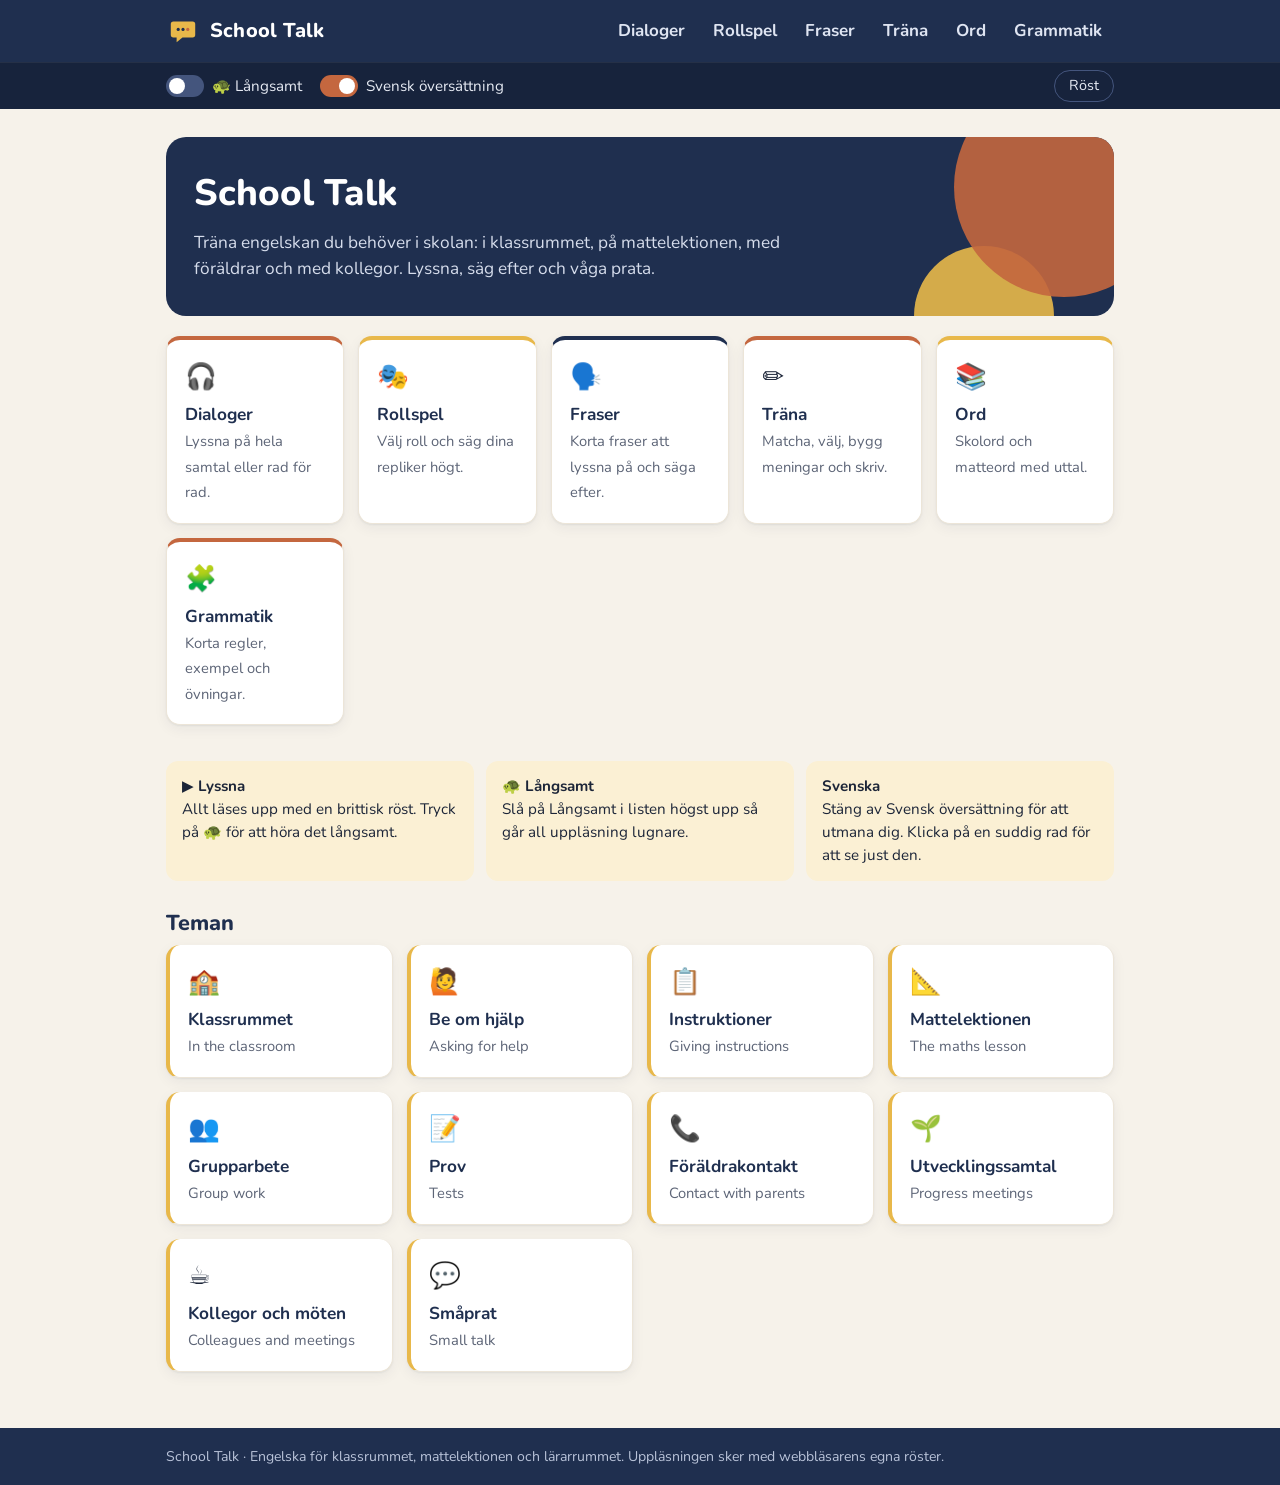
<file: index.html>
<!doctype html>
<html lang="sv">
<head>
  <meta charset="utf-8">
  <meta name="viewport" content="width=device-width, initial-scale=1">
  <title>School Talk – engelska för skolan</title>
  <meta name="description" content="Träna engelska som används i skolan: dialoger, rollspel, fraser, övningar och ord, med brittisk uppläsning.">
  <link rel="icon" href="icon.svg" type="image/svg+xml">
  <link rel="icon" href="icon-192.png" sizes="192x192" type="image/png">
  <link rel="apple-touch-icon" href="icon-180.png?v=2">
  <link rel="manifest" href="manifest.webmanifest">
  <meta name="apple-mobile-web-app-capable" content="yes">
  <meta name="mobile-web-app-capable" content="yes">
  <meta name="apple-mobile-web-app-title" content="School Talk">
  <meta name="apple-mobile-web-app-status-bar-style" content="default">
  <meta name="theme-color" content="#1f2f4f">
  <link rel="preconnect" href="https://fonts.googleapis.com">
  <link rel="preconnect" href="https://fonts.gstatic.com" crossorigin>
  <link href="https://fonts.googleapis.com/css2?family=Nunito:wght@400;600;700;800&display=swap" rel="stylesheet">
  <link rel="stylesheet" href="css/style.css">
</head>
<body>
  <header class="site-header">
    <div class="wrap header-inner">
      <a class="brand" href="#/">
        <svg class="brand-mark" viewBox="0 0 64 64" aria-hidden="true"><path d="M14 14h36a5 5 0 0 1 5 5v20a5 5 0 0 1-5 5H31l-11 9v-9h-6a5 5 0 0 1-5-5V19a5 5 0 0 1 5-5z" fill="#e8b84a"/><circle cx="23" cy="29" r="3" fill="#1f2f4f"/><circle cx="32" cy="29" r="3" fill="#1f2f4f"/><circle cx="41" cy="29" r="3" fill="#c4673f"/></svg>
        <span>School Talk</span>
      </a>
      <nav class="main-nav" aria-label="Huvudmeny">
        <a href="#/dialoger" data-nav="dialoger">Dialoger</a>
        <a href="#/rollspel" data-nav="rollspel">Rollspel</a>
        <a href="#/fraser" data-nav="fraser">Fraser</a>
        <a href="#/trana" data-nav="trana">Träna</a>
        <a href="#/ord" data-nav="ord">Ord</a>
        <a href="#/grammatik" data-nav="grammatik">Grammatik</a>
      </nav>
    </div>
    <div class="toolbar">
      <div class="wrap toolbar-inner">
        <label class="switch"><input type="checkbox" id="opt-slow"><span class="slider"></span><span class="switch-label">🐢 Långsamt</span></label>
        <label class="switch"><input type="checkbox" id="opt-sv" checked><span class="slider"></span><span class="switch-label">Svensk<span class="long-label"> översättning</span></span></label>
        <button class="voice-btn" id="voice-btn" type="button" aria-expanded="false">Röst</button>
      </div>
      <div class="voice-panel wrap" id="voice-panel" hidden>
        <label for="voice-select">Välj brittisk röst</label>
        <div class="voice-row">
          <select id="voice-select"></select>
          <button class="btn small" id="voice-test" type="button">Testa</button>
        </div>
        <p class="voice-note" id="voice-note"></p>
      </div>
    </div>
  </header>

  <div class="wrap ios-tip-wrap" id="ios-tip" hidden>
    <div class="banner ios-tip">
      <span><strong>Hör du ingen uppläsning?</strong> Stäng av ljudlöst läge (knappen på sidan av iPhone, eller klockan i Kontrollcenter) och höj volymen.</span>
      <button class="btn small" id="ios-tip-ok" type="button">OK</button>
    </div>
  </div>

  <main id="app" class="wrap" tabindex="-1"></main>

  <footer class="site-footer">
    <div class="wrap">School Talk · Engelska för klassrummet, mattelektionen och lärarrummet. Uppläsningen sker med webbläsarens egna röster.</div>
  </footer>

  <script src="js/data.js"></script>
  <script src="js/grammar.js"></script>
  <script src="js/app.js"></script>
</body>
</html>
</file>
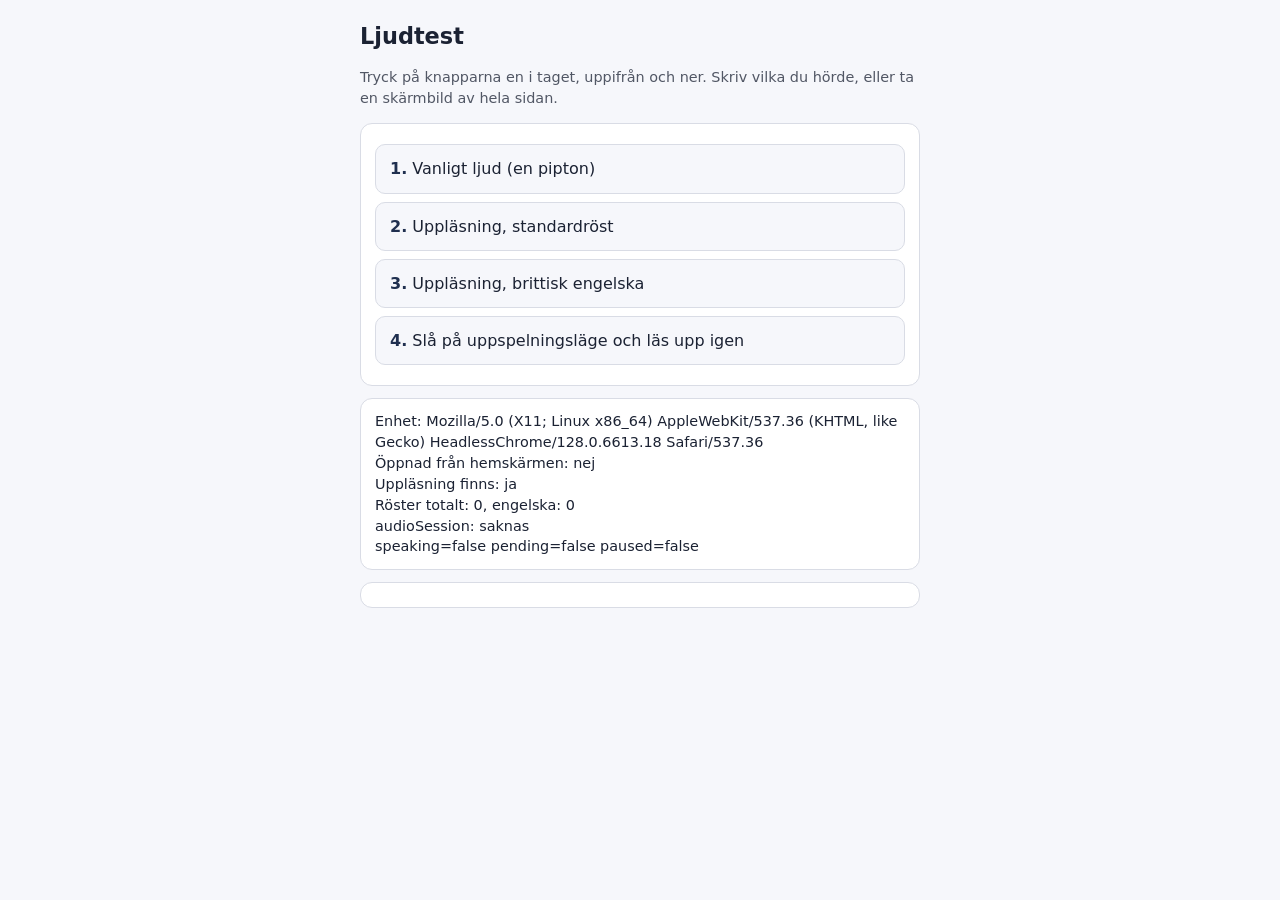
<file: test-ljud.html>
<!doctype html>
<html lang="sv">
<head>
<meta charset="utf-8">
<meta name="viewport" content="width=device-width, initial-scale=1">
<meta name="robots" content="noindex">
<title>Ljudtest</title>
<style>
  :root { color-scheme: light dark; --bg:#f6f7fb; --fg:#1b2233; --card:#fff; --line:#d9dce5; --acc:#1f2f4f; }
  @media (prefers-color-scheme: dark) { :root { --bg:#12161f; --fg:#e8ebf2; --card:#1c2230; --line:#2e3646; --acc:#8fb0ff; } }
  body { margin:0; background:var(--bg); color:var(--fg); font:16px/1.45 -apple-system, system-ui, sans-serif; }
  main { max-width:560px; margin:0 auto; padding:16px; }
  h1 { font-size:1.4rem; margin:.2em 0 .4em; }
  .card { background:var(--card); border:1px solid var(--line); border-radius:12px; padding:12px 14px; margin:12px 0; }
  button { font:inherit; display:block; width:100%; text-align:left; padding:12px 14px; margin:8px 0; border-radius:10px; border:1px solid var(--line); background:var(--bg); color:var(--fg); }
  button b { color:var(--acc); }
  #info { font-size:.9rem; white-space:pre-wrap; word-break:break-word; }
  #log { font:13px/1.4 ui-monospace, Menlo, monospace; white-space:pre-wrap; max-height:40vh; overflow:auto; }
  .muted { opacity:.75; font-size:.9rem; }
</style>
</head>
<body>
<main>
  <h1>Ljudtest</h1>
  <p class="muted">Tryck på knapparna en i taget, uppifrån och ner. Skriv vilka du hörde, eller ta en skärmbild av hela sidan.</p>

  <div class="card">
    <button id="beep"><b>1.</b> Vanligt ljud (en pipton)</button>
    <button id="plain"><b>2.</b> Uppläsning, standardröst</button>
    <button id="gb"><b>3.</b> Uppläsning, brittisk engelska</button>
    <button id="unlock"><b>4.</b> Slå på uppspelningsläge och läs upp igen</button>
    <div id="voices"></div>
  </div>

  <div class="card"><div id="info"></div></div>
  <div class="card"><div id="log"></div></div>
</main>
<script>
(function () {
  "use strict";
  var synth = window.speechSynthesis;
  var logEl = document.getElementById("log"), infoEl = document.getElementById("info");
  var t0 = Date.now();
  function log(m) { logEl.textContent = ((Date.now() - t0) / 1000).toFixed(1) + "s  " + m + "\n" + logEl.textContent; }
  window.addEventListener("error", function (e) { log("JS-fel: " + e.message); });
  var keep = [];

  function info() {
    var standalone = window.navigator.standalone === true || (window.matchMedia && matchMedia("(display-mode: standalone)").matches);
    var v = synth ? synth.getVoices() : [];
    infoEl.textContent =
      "Enhet: " + navigator.userAgent + "\n" +
      "Öppnad från hemskärmen: " + (standalone ? "ja" : "nej") + "\n" +
      "Uppläsning finns: " + (!!(synth && window.SpeechSynthesisUtterance) ? "ja" : "nej") + "\n" +
      "Röster totalt: " + v.length + ", engelska: " + v.filter(function (x) { return /^en/i.test(x.lang); }).length + "\n" +
      "audioSession: " + (navigator.audioSession ? navigator.audioSession.type : "saknas") + "\n" +
      (synth ? "speaking=" + synth.speaking + " pending=" + synth.pending + " paused=" + synth.paused : "");
  }

  function say(label, opts) {
    if (!synth) { log(label + ": uppläsning saknas"); return; }
    var u = new SpeechSynthesisUtterance(opts.text || "Hello! This is a sound test for School Talk.");
    if (opts.lang) u.lang = opts.lang;
    if (opts.voice) u.voice = opts.voice;
    keep.push(u);
    u.onstart = function () { log(label + ": start"); };
    u.onend = function () { log(label + ": klar"); info(); };
    u.onerror = function (e) { log(label + ": FEL " + (e && e.error)); info(); };
    try {
      if (synth.speaking || synth.pending) { synth.cancel(); log("cancel (något spelades redan)"); }
      if (synth.paused) synth.resume();
      synth.speak(u);
      log(label + ": speak() anropad");
    } catch (err) { log(label + ": undantag " + err.message); }
    setTimeout(function () { if (!synth.speaking) info(); }, 1500);
    info();
  }

  // En kort pipton som WAV, skapad i webbläsaren
  function toneUrl(freq, secs, vol) {
    var rate = 22050, n = Math.floor(rate * secs), buf = new ArrayBuffer(44 + n * 2), d = new DataView(buf);
    function s(o, str) { for (var i = 0; i < str.length; i++) d.setUint8(o + i, str.charCodeAt(i)); }
    s(0, "RIFF"); d.setUint32(4, 36 + n * 2, true); s(8, "WAVE"); s(12, "fmt "); d.setUint32(16, 16, true);
    d.setUint16(20, 1, true); d.setUint16(22, 1, true); d.setUint32(24, rate, true); d.setUint32(28, rate * 2, true);
    d.setUint16(32, 2, true); d.setUint16(34, 16, true); s(36, "data"); d.setUint32(40, n * 2, true);
    for (var i = 0; i < n; i++) d.setInt16(44 + i * 2, Math.sin(2 * Math.PI * freq * i / rate) * 32767 * vol, true);
    return URL.createObjectURL(new Blob([buf], { type: "audio/wav" }));
  }

  document.getElementById("beep").addEventListener("click", function () {
    var a = new Audio(toneUrl(660, 0.6, 0.5));
    a.play().then(function () { log("pipton: spelas"); }, function (e) { log("pipton: FEL " + e.name); });
  });
  document.getElementById("plain").addEventListener("click", function () { say("standardröst", {}); });
  document.getElementById("gb").addEventListener("click", function () { say("en-GB", { lang: "en-GB" }); });
  document.getElementById("unlock").addEventListener("click", function () {
    try { if (navigator.audioSession) { navigator.audioSession.type = "playback"; log("audioSession = playback"); } } catch (e) { log("audioSession: " + e.message); }
    var a = new Audio(toneUrl(440, 0.3, 0.001));
    a.play().then(function () { log("tyst ljud: spelas"); }, function (e) { log("tyst ljud: FEL " + e.name); });
    say("efter upplåsning", { lang: "en-GB" });
  });

  function renderVoices() {
    if (!synth) return;
    var en = synth.getVoices().filter(function (x) { return /^en[-_]GB/i.test(x.lang); });
    var box = document.getElementById("voices");
    box.innerHTML = en.length ? '<p class="muted">5. Brittiska röster, en i taget:</p>' : "";
    en.forEach(function (v) {
      var b = document.createElement("button");
      b.textContent = v.name + " (" + v.lang + ")";
      b.addEventListener("click", function () { say(v.name, { voice: v, lang: v.lang }); });
      box.appendChild(b);
    });
    info();
  }
  if (synth) {
    renderVoices();
    if ("onvoiceschanged" in synth) synth.onvoiceschanged = renderVoices;
    setTimeout(renderVoices, 1000);
  }
  info();
})();
</script>
</body>
</html>
</file>
<file: css/style.css>
:root {
  --navy: #1f2f4f;
  --navy-deep: #17233c;
  --navy-soft: #2d4170;
  --terracotta: #c4673f;
  --terracotta-dark: #a8532f;
  --yellow: #e8b84a;
  --yellow-soft: #fbf0d4;
  --cream: #f6f2ea;
  --card: #ffffff;
  --ink: #1c2538;
  --muted: #5d6577;
  --line: #e3dbcd;
  --ok: #2f7d5b;
  --ok-soft: #e1f2e9;
  --bad: #b5452b;
  --bad-soft: #f8e3dc;
  --radius: 14px;
  --shadow: 0 1px 2px rgba(23, 35, 60, .06), 0 4px 14px rgba(23, 35, 60, .06);
}

* { box-sizing: border-box; }
html { -webkit-tap-highlight-color: transparent; -webkit-text-size-adjust: 100%; scroll-padding-top: 124px; }
body {
  margin: 0;
  font-family: "Nunito", system-ui, -apple-system, "Segoe UI", sans-serif;
  font-size: 17px;
  line-height: 1.5;
  color: var(--ink);
  background: var(--cream);
  min-height: 100vh;
  display: flex;
  flex-direction: column;
}
main { flex: 1; padding-top: 28px; padding-bottom: 56px; outline: none; }
.wrap { width: 100%; max-width: 980px; margin: 0 auto; padding: 0 16px; }
main.wrap { padding-top: 28px; padding-bottom: 56px; }
h1, h2, h3 { color: var(--navy); line-height: 1.2; margin: 0 0 .4em; }
h1 { font-size: clamp(1.7rem, 4vw, 2.3rem); font-weight: 800; }
h2 { font-size: 1.35rem; font-weight: 800; }
h3 { font-size: 1.1rem; font-weight: 700; }
p { margin: 0 0 1em; }
a { color: var(--navy-soft); }
.lead { font-size: 1.1rem; color: var(--muted); max-width: 640px; }
.muted { color: var(--muted); }

/* Header */
.site-header { background: var(--navy); color: #fff; position: sticky; top: 0; z-index: 20; }
.header-inner { display: flex; align-items: center; gap: 20px; min-height: 62px; flex-wrap: wrap; }
.brand { display: flex; align-items: center; gap: 10px; color: #fff; text-decoration: none; font-weight: 800; font-size: 1.25rem; letter-spacing: .2px; }
.brand-mark { width: 34px; height: 34px; }
.main-nav { display: flex; gap: 4px; flex-wrap: wrap; margin-left: auto; }
.main-nav a { color: #dfe5f2; text-decoration: none; padding: 8px 12px; border-radius: 10px; font-weight: 700; }
.main-nav a:hover { background: rgba(255,255,255,.08); color: #fff; }
.main-nav a.active { color: var(--navy); background: var(--yellow); }
.toolbar { background: var(--navy-deep); border-top: 1px solid rgba(255,255,255,.06); }
.toolbar-inner { display: flex; align-items: center; gap: 18px; min-height: 46px; flex-wrap: wrap; padding-top: 6px; padding-bottom: 6px; }

.switch { display: inline-flex; align-items: center; gap: 8px; cursor: pointer; font-size: .95rem; color: #e7ebf4; user-select: none; }
.switch input { position: absolute; opacity: 0; width: 1px; height: 1px; }
.slider { width: 38px; height: 22px; border-radius: 999px; background: #44557d; position: relative; transition: background .2s; flex: none; }
.slider::after { content: ""; position: absolute; top: 3px; left: 3px; width: 16px; height: 16px; border-radius: 50%; background: #fff; transition: transform .2s; }
.switch input:checked + .slider { background: var(--terracotta); }
.switch input:checked + .slider::after { transform: translateX(16px); }
.switch input:focus-visible + .slider { outline: 2px solid var(--yellow); outline-offset: 2px; }

.voice-btn { margin-left: auto; background: transparent; color: #e7ebf4; border: 1px solid #44557d; border-radius: 999px; padding: 4px 14px; font: inherit; font-size: .9rem; cursor: pointer; }
.voice-btn:hover { border-color: var(--yellow); color: #fff; }
.voice-panel { padding-bottom: 14px; color: #e7ebf4; font-size: .95rem; }
.voice-row { display: flex; gap: 8px; margin-top: 6px; flex-wrap: wrap; }
.voice-row select { flex: 1; min-width: 0; max-width: 420px; font: inherit; padding: 6px 10px; border-radius: 10px; border: 0; }
.voice-note { margin: 8px 0 0; color: #c9d1e4; font-size: .9rem; }

.banner { background: var(--yellow-soft); border: 1px solid #ecd59a; color: #5b4510; border-radius: var(--radius); padding: 12px 16px; margin-bottom: 20px; font-size: .95rem; }

.ios-tip-wrap { padding-top: 16px; }
.ios-tip { display: flex; align-items: center; gap: 12px; margin-bottom: 0; }
.ios-tip .btn { flex: none; }

/* Buttons */
.btn { display: inline-flex; align-items: center; justify-content: center; gap: 8px; font: inherit; font-weight: 700; border: 0; border-radius: 12px; padding: 10px 18px; cursor: pointer; background: var(--terracotta); color: #fff; text-decoration: none; transition: background .15s, transform .05s; }
.btn:hover { background: var(--terracotta-dark); }
.btn:active { transform: translateY(1px); }
.btn:disabled { opacity: .5; cursor: default; }
.btn.secondary { background: var(--navy); }
.btn.secondary:hover { background: var(--navy-soft); }
.btn.ghost { background: transparent; color: var(--navy); border: 1.5px solid var(--line); }
.btn.ghost:hover { border-color: var(--navy); background: #fff; }
.btn.small { padding: 6px 12px; font-size: .9rem; border-radius: 10px; }
.btn-row { display: flex; gap: 10px; flex-wrap: wrap; align-items: center; }

.icon-btn { width: 38px; height: 38px; flex: none; border-radius: 50%; border: 0; display: inline-grid; place-items: center; cursor: pointer; background: var(--navy); color: #fff; font-size: 15px; transition: background .15s; }
.icon-btn:hover { background: var(--navy-soft); }
.icon-btn.slow { background: var(--yellow-soft); color: var(--navy); border: 1.5px solid #ecd59a; font-size: 17px; }
.icon-btn.slow:hover { background: #f7e3ad; }
.icon-btn svg { width: 16px; height: 16px; }

/* Chips */
.chips { display: flex; gap: 8px; flex-wrap: wrap; margin: 6px 0 24px; }
.chip { border: 1.5px solid var(--line); background: #fff; color: var(--navy); border-radius: 999px; padding: 6px 14px; font: inherit; font-weight: 700; font-size: .93rem; cursor: pointer; text-decoration: none; }
.chip:hover { border-color: var(--navy); }
.chip.active { background: var(--navy); border-color: var(--navy); color: var(--yellow); }

/* Cards */
.card { background: var(--card); border-radius: var(--radius); box-shadow: var(--shadow); padding: 20px; margin-bottom: 18px; border: 1px solid #ece5d8; }
.grid { display: grid; gap: 14px; }
.grid.sections { grid-template-columns: repeat(auto-fill, minmax(170px, 1fr)); margin: 20px 0 36px; }
.grid.themes { grid-template-columns: repeat(auto-fill, minmax(200px, 1fr)); }
.tile { display: block; background: #fff; border-radius: var(--radius); padding: 18px; text-decoration: none; color: var(--ink); box-shadow: var(--shadow); border: 1px solid #ece5d8; border-top: 4px solid var(--terracotta); transition: transform .12s, box-shadow .12s; }
.tile:hover { transform: translateY(-2px); box-shadow: 0 6px 22px rgba(23,35,60,.12); }
.tile .t-icon { font-size: 1.6rem; display: block; margin-bottom: 6px; }
.tile strong { display: block; color: var(--navy); font-size: 1.08rem; }
.tile span.small { color: var(--muted); font-size: .92rem; }
.grid.sections .tile:nth-child(2) { border-top-color: var(--yellow); }
.grid.sections .tile:nth-child(3) { border-top-color: var(--navy); }
.grid.sections .tile:nth-child(4) { border-top-color: var(--terracotta); }
.grid.sections .tile:nth-child(5) { border-top-color: var(--yellow); }
.grid.themes .tile { border-top: 0; border-left: 4px solid var(--yellow); }

.hero { background: var(--navy); color: #fff; border-radius: 20px; padding: 34px 28px; margin-bottom: 8px; position: relative; overflow: hidden; }
.hero h1 { color: #fff; }
.hero p { color: #d6ddec; max-width: 600px; font-size: 1.08rem; margin-bottom: 0; }
.hero::after { content: ""; position: absolute; right: -60px; top: -60px; width: 220px; height: 220px; border-radius: 50%; background: var(--terracotta); opacity: .9; }
.hero::before { content: ""; position: absolute; right: 60px; bottom: -70px; width: 140px; height: 140px; border-radius: 50%; background: var(--yellow); opacity: .9; }
.hero > * { position: relative; z-index: 1; max-width: 70%; }
.howto { display: grid; gap: 12px; grid-template-columns: repeat(auto-fit, minmax(220px, 1fr)); margin-bottom: 30px; }
.howto div { background: var(--yellow-soft); border-radius: 12px; padding: 14px 16px; font-size: .95rem; }

/* Text lines */
.en { font-weight: 700; color: var(--ink); }
.sv { color: var(--muted); font-size: .95rem; display: block; transition: filter .15s; }
body.hide-sv .sv { filter: blur(5px); cursor: pointer; user-select: none; }
body.hide-sv .sv.revealed { filter: none; cursor: auto; user-select: auto; }

.line { display: flex; gap: 12px; align-items: flex-start; padding: 12px 8px; border-bottom: 1px solid #f0eadf; border-radius: 10px; transition: background .2s; }
.line:last-child { border-bottom: 0; }
.line.playing { background: var(--yellow-soft); }
.line .who { flex: none; width: 92px; font-size: .82rem; font-weight: 800; text-transform: uppercase; letter-spacing: .4px; padding-top: 9px; color: var(--terracotta); }
.line .who.r1 { color: var(--navy-soft); }
.line .txt { flex: 1; min-width: 0; padding-top: 6px; }
.line .acts { display: flex; gap: 6px; flex: none; }
.dialog-head { display: flex; justify-content: space-between; gap: 14px; flex-wrap: wrap; align-items: flex-start; margin-bottom: 10px; }
.dialog-head h2 { margin: 0; }
.dialog-head .en-title { color: var(--muted); font-size: .95rem; }
.hidden-en .line .en { filter: blur(6px); }

/* Phrases */
.phrase-list .line .txt { padding-top: 6px; }
.repeat-box { display: flex; align-items: center; gap: 14px; flex-wrap: wrap; }
.progress { height: 6px; background: #eee6d7; border-radius: 99px; overflow: hidden; flex: 1; min-width: 120px; }
.progress > div { height: 100%; width: 0; background: var(--terracotta); transition: width .1s linear; }
.status { font-weight: 700; color: var(--navy); }
.your-turn { color: var(--terracotta); }

/* Roleplay */
.role-pick { display: flex; gap: 10px; flex-wrap: wrap; margin-top: 10px; }
.chat { display: flex; flex-direction: column; gap: 10px; margin: 16px 0; }
.bubble { max-width: 85%; padding: 12px 16px; border-radius: 16px; background: #fff; border: 1px solid #ece5d8; box-shadow: var(--shadow); }
.bubble .who { font-size: .78rem; font-weight: 800; text-transform: uppercase; letter-spacing: .4px; color: var(--navy-soft); margin-bottom: 2px; }
.bubble .b-row { display: flex; gap: 10px; align-items: flex-start; }
.bubble .b-row .txt { flex: 1; }
.bubble.me { align-self: flex-end; background: var(--yellow-soft); border-color: #ecd59a; }
.bubble.me .who { color: var(--terracotta-dark); }
.turn-card { background: var(--navy); color: #fff; border-radius: var(--radius); padding: 20px; }
.turn-card h3 { color: var(--yellow); margin-bottom: 6px; }
.turn-card .prompt { font-size: 1.15rem; font-weight: 700; margin-bottom: 14px; }
.turn-card .answer { background: rgba(255,255,255,.08); border-radius: 12px; padding: 12px 14px; margin-bottom: 14px; display: flex; gap: 10px; align-items: center; }
.turn-card .answer .en { color: #fff; font-size: 1.1rem; }
.turn-card .hint { color: #c9d1e4; font-size: .92rem; margin-bottom: 12px; }

/* Practice */
.tabs { display: flex; gap: 6px; flex-wrap: wrap; margin-bottom: 18px; border-bottom: 2px solid var(--line); }
.tab { background: none; border: 0; font: inherit; font-weight: 800; color: var(--muted); padding: 10px 14px; cursor: pointer; border-bottom: 3px solid transparent; margin-bottom: -2px; }
.tab.active { color: var(--navy); border-bottom-color: var(--terracotta); }
.tab:disabled { opacity: .4; cursor: default; }
.source-select { font: inherit; padding: 8px 12px; border-radius: 10px; border: 1.5px solid var(--line); background: #fff; color: var(--navy); font-weight: 700; max-width: 100%; }
.practice-top { display: flex; gap: 12px; align-items: center; flex-wrap: wrap; margin-bottom: 18px; }
.score { margin-left: auto; font-weight: 800; color: var(--navy); background: var(--yellow-soft); padding: 4px 12px; border-radius: 999px; }
.q-prompt { font-size: 1.2rem; font-weight: 800; color: var(--navy); margin-bottom: 4px; }
.q-label { font-size: .85rem; text-transform: uppercase; letter-spacing: .5px; font-weight: 800; color: var(--terracotta); margin-bottom: 6px; }
.options { display: grid; gap: 10px; margin: 16px 0; }
.option { text-align: left; font: inherit; font-weight: 600; background: #fff; border: 1.5px solid var(--line); border-radius: 12px; padding: 12px 16px; cursor: pointer; color: var(--ink); }
.option:hover:not(:disabled) { border-color: var(--navy); }
.option.correct { background: var(--ok-soft); border-color: var(--ok); color: #1d5a40; }
.option.wrong { background: var(--bad-soft); border-color: var(--bad); color: #7d2c18; }
.option:disabled { cursor: default; }
.feedback { font-weight: 800; margin: 8px 0 12px; min-height: 1.5em; }
.feedback.ok { color: var(--ok); }
.feedback.bad { color: var(--bad); }

.match { display: grid; grid-template-columns: 1fr 1fr; gap: 10px; }
.match .col { display: flex; flex-direction: column; gap: 10px; }
.match .option { min-height: 56px; }
.match .option.selected { border-color: var(--terracotta); background: #fdf1eb; }
.match .option.done { background: var(--ok-soft); border-color: var(--ok); color: #1d5a40; opacity: .75; }
.match .option.shake { animation: shake .3s; border-color: var(--bad); }
@keyframes shake { 25% { transform: translateX(-4px); } 75% { transform: translateX(4px); } }

.build-answer { min-height: 60px; border: 2px dashed var(--line); border-radius: 12px; padding: 10px; display: flex; flex-wrap: wrap; gap: 8px; margin: 14px 0; background: #fffdf9; }
.build-answer.ok { border-color: var(--ok); background: var(--ok-soft); }
.build-answer.bad { border-color: var(--bad); background: var(--bad-soft); }
.build-pool { display: flex; flex-wrap: wrap; gap: 8px; margin-bottom: 14px; min-height: 46px; }
.word-chip { font: inherit; font-weight: 700; background: #fff; border: 1.5px solid var(--navy); color: var(--navy); border-radius: 10px; padding: 7px 12px; cursor: pointer; }
.word-chip:hover { background: var(--navy); color: #fff; }
.build-answer .word-chip { background: var(--navy); color: #fff; }

.write-input { width: 100%; font: inherit; font-size: 1.1rem; padding: 12px 14px; border-radius: 12px; border: 1.5px solid var(--line); margin: 12px 0; background: #fff; }
.write-input:focus { outline: none; border-color: var(--navy); }
.big-play { display: flex; gap: 10px; align-items: center; }
.big-play .icon-btn { width: 54px; height: 54px; font-size: 20px; }
.big-play .icon-btn svg { width: 22px; height: 22px; }
.solution { background: var(--cream); border-radius: 12px; padding: 12px 14px; margin-bottom: 12px; }
.result-box { text-align: center; padding: 26px 10px; }
.result-box .big { font-size: 2.6rem; font-weight: 800; color: var(--terracotta); }

/* Tangentbord */
:focus-visible { outline: 3px solid var(--yellow); outline-offset: 2px; }
.option:focus-visible, .word-chip:focus-visible, .icon-btn:focus-visible, .btn:focus-visible, .chip:focus-visible, .tab:focus-visible { outline: 3px solid var(--terracotta); outline-offset: 2px; }
.kbd-hint { color: var(--muted); font-size: .85rem; margin: 14px 0 0; }

/* Grammar */
.rule-card { border-left: 5px solid var(--yellow); }
.rules { margin: 6px 0 0; padding-left: 20px; }
.rules li { margin-bottom: 10px; }
.rules li:last-child { margin-bottom: 0; }
.rules strong { color: var(--terracotta-dark); }
.rules em { color: var(--muted); }
.gap { display: inline-block; min-width: 70px; border-bottom: 3px solid var(--terracotta); text-align: center; color: var(--terracotta); padding: 0 4px; }
.gap.filled { color: var(--ok); border-bottom-color: var(--ok); }
.gap.filled.was-wrong { color: var(--ok); }
.gap-options { grid-template-columns: repeat(auto-fit, minmax(150px, 1fr)); }
.gap-options .option { text-align: center; }

/* Words */
.word-tools { display: flex; gap: 12px; flex-wrap: wrap; align-items: center; margin-bottom: 18px; }
.search { font: inherit; padding: 9px 14px; border-radius: 12px; border: 1.5px solid var(--line); min-width: 0; flex: 1; max-width: 340px; background: #fff; }
.word-grid { display: grid; grid-template-columns: repeat(auto-fill, minmax(210px, 1fr)); gap: 10px; margin-bottom: 26px; }
.word { background: #fff; border-radius: 12px; border: 1px solid #ece5d8; padding: 12px 14px; display: flex; gap: 10px; align-items: center; box-shadow: var(--shadow); }
.word .txt { flex: 1; min-width: 0; }
.word .en { display: block; font-size: 1.05rem; }
.word .sym { display: inline-block; font-size: .85rem; background: var(--yellow-soft); color: var(--navy); border-radius: 6px; padding: 0 6px; margin-top: 2px; font-weight: 800; }
.word .acts { display: flex; flex-direction: column; gap: 6px; }
.word .icon-btn { width: 32px; height: 32px; font-size: 13px; }
.word .icon-btn.slow { font-size: 14px; }
.group-title { margin-top: 8px; }

.back { display: inline-block; margin-bottom: 12px; font-weight: 700; text-decoration: none; color: var(--navy-soft); }
.back:hover { text-decoration: underline; }

.site-footer { background: var(--navy); color: #b9c3d9; font-size: .88rem; padding: 18px 0; }

@media (hover: none) {
  .kbd-hint { display: none; }
  /* Undvik att knappar ser "nedtryckta" ut efter tryck på pekskärm */
  .word-chip:hover { background: #fff; color: var(--navy); }
  .build-answer .word-chip:hover { background: var(--navy); color: #fff; }
  .option:hover:not(:disabled) { border-color: var(--line); }
  .tile:hover { transform: none; box-shadow: var(--shadow); }
  .icon-btn:hover { background: var(--navy); }
  .icon-btn.slow:hover { background: var(--yellow-soft); }
}
.icon-btn, .btn, .option, .word-chip, .chip, .tab { touch-action: manipulation; }

@media (max-width: 640px) {
  body { font-size: 16px; }
  .site-header { position: sticky; top: calc(-1 * var(--hdr-offset, 0px)); }
  html { scroll-padding-top: 64px; }
  .header-inner { gap: 6px; padding-top: 8px; padding-bottom: 8px; }
  .toolbar-inner { gap: 12px; }
  .switch { font-size: .88rem; gap: 6px; }
  .voice-btn { padding: 3px 10px; font-size: .85rem; }
  .long-label { display: none; }
  .main-nav { margin-left: 0; width: 100%; display: grid; grid-template-columns: repeat(3, 1fr); gap: 4px; }
  .main-nav a { padding: 6px 4px; text-align: center; font-size: .95rem; }
  .hero { padding: 26px 20px; }
  .hero > * { max-width: 100%; }
  .hero::after { width: 140px; height: 140px; right: -60px; top: -60px; }
  .hero::before { display: none; }
  .line { flex-wrap: wrap; }
  .line .who { width: 100%; padding-top: 0; }
  .card { padding: 16px; }
  .match { grid-template-columns: 1fr 1fr; gap: 8px; }
  .match .option { padding: 10px; font-size: .92rem; }
  .bubble { max-width: 95%; }
  .score { margin-left: 0; }
  .word .icon-btn { width: 36px; height: 36px; }
  .word .acts { flex-direction: row; }
  .word { padding: 10px 12px; }
  .word-grid { gap: 8px; }
}
</file>
